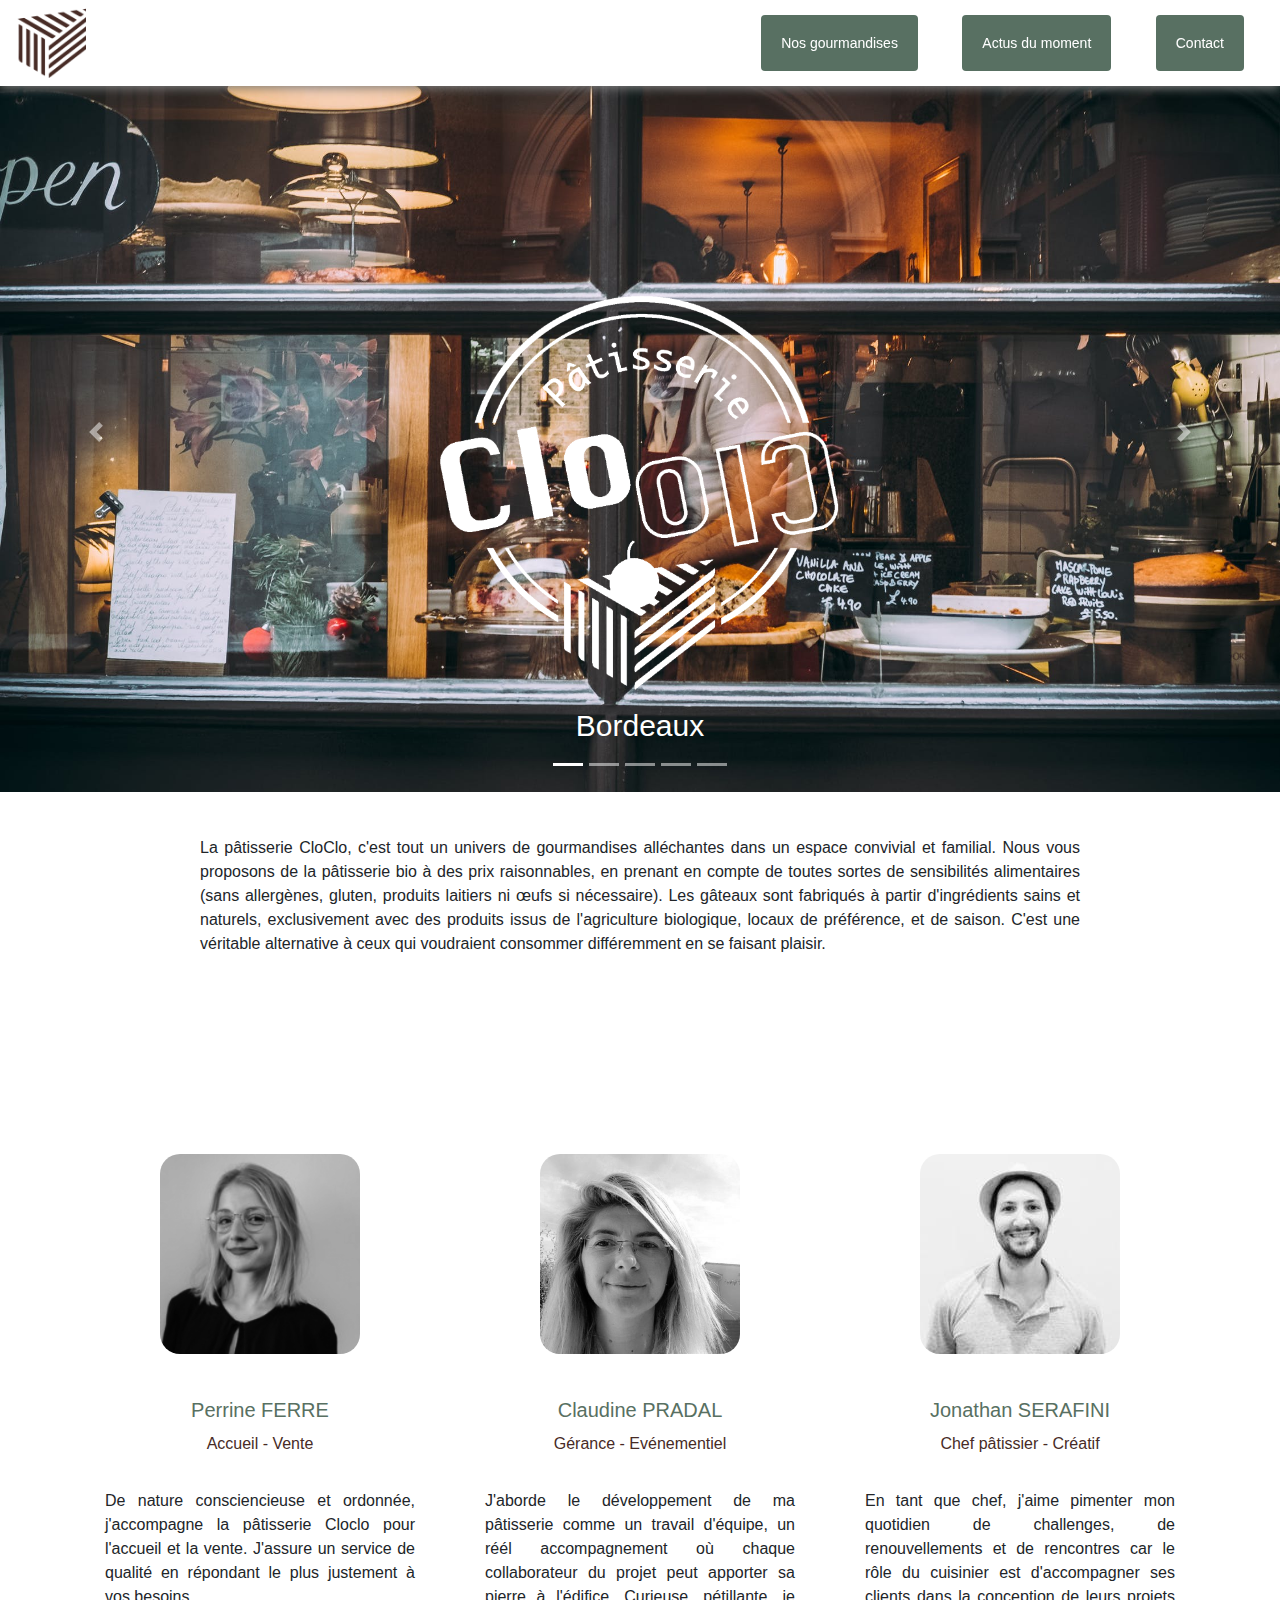
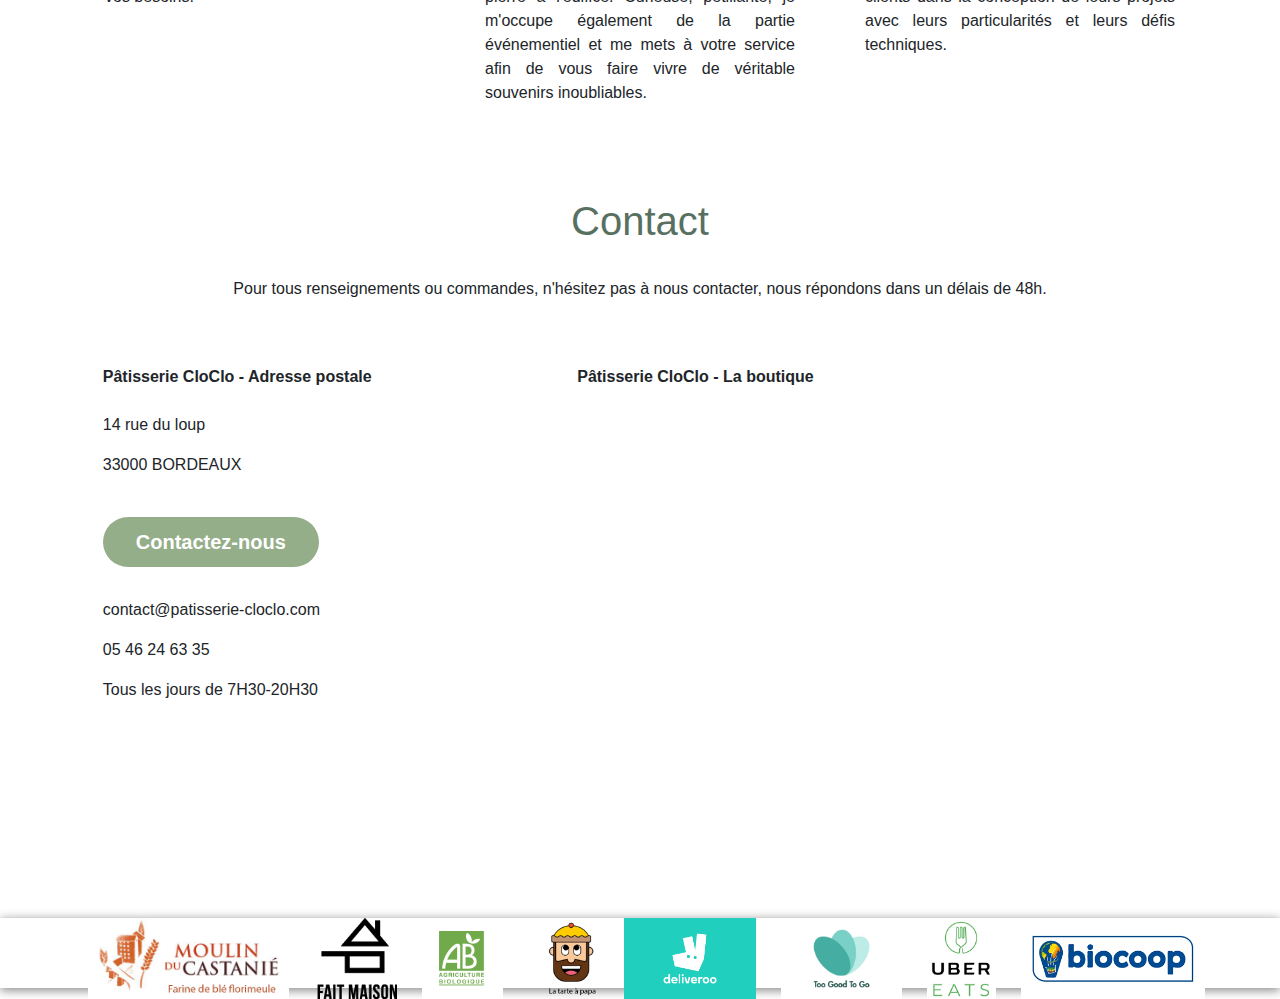
<file: index.html>
<!DOCTYPE html>
<html lang="en">

<head>

 <meta charset="UTF-8">
 <meta http-equiv="X-UA-Compatible" content="IE=edge">
 <meta name="viewport" content="width=device-width, initial-scale=1">

 <title>Pâtisserie CloClo</title>

 <link rel="stylesheet" href="https://use.fontawesome.com/releases/v5.8.1/css/all.css" integrity="sha384-50oBUHEmvpQ+1lW4y57PTFmhCaXp0ML5d60M1M7uH2+nqUivzIebhndOJK28anvf" crossorigin="anonymous">

 <link rel="stylesheet" href="https://stackpath.bootstrapcdn.com/bootstrap/4.3.1/css/bootstrap.min.css" integrity="sha384-ggOyR0iXCbMQv3Xipma34MD+dH/1fQ784/j6cY/iJTQUOhcWr7x9JvoRxT2MZw1T" crossorigin="anonymous">

 <link rel="stylesheet" href="Style.css">

</head>

<body>

<div id="Maison"></div>
<div class="navbar">

  <a class="logo" href ="#Maison">
    <img src="Logos/part gateau.png" alt="logo">
  </a>

  <div class="menu">
    <a href="Gourmandises.html" class="link">Nos gourmandises</a>
    <a href="actu.html" class="link">Actus du moment</a>
    <a href="#Contact" class="link">Contact</a>
  </div>

</div>

<br>
<br>
<br>

<div class="bd-example">

  <div id="carouselExampleCaptions" class="carousel slide" data-ride="carousel">
    <ol class="carousel-indicators">
      <li data-target="#carouselExampleCaptions" data-slide-to="0" class="active"></li>
      <li data-target="#carouselExampleCaptions" data-slide-to="1"></li>
      <li data-target="#carouselExampleCaptions" data-slide-to="2"></li>
      <li data-target="#carouselExampleCaptions" data-slide-to="3"></li>
      <li data-target="#carouselExampleCaptions" data-slide-to="4"></li>
    </ol>

    <div class="carousel-inner">

      <div class="carousel-item active">
        <img src="Images/Ext shop dark.jpeg" class="d-block w-100 img-carousel" alt="Vitrine">
        <div class="carousel-caption d-none d-md-block">
          <img src="Logos/Logoblanc.png" class="big-logo" alt="Logo blanc">
          <h4>Bordeaux</h4>
        </div>
      </div>

      <div class="carousel-item">
        <img src="Images/tarte abricot.jpg" class="d-block w-100 img-carousel" alt="Tarte abricot">
        <div class="carousel-caption d-none d-md-block impatients-text">
         <h2>Des gourmandises toute l'année! Petit coup d'oeil sur notre vitrine.</h2>
       </div>
       <div class="carousel-caption d-none d-md-block gourmandises-clic">
         <a href="Gourmandises.html">
           <button type="button" class="btn btn-secondary btn-lg">Nos gourmandises</button>
         </a>
       </div>
      </div>

     <div class="carousel-item">
      <img src="Images/gateau noel1.jpg" class="d-block w-100 img-carousel" alt="Gâteau noël">
      <div class="carousel-caption d-none d-md-block actus-clic">
       <a href="actu.html">
         <button type="button" class="btn btn-secondary btn-lg">Actus du moment</button>
       </a>
     </div>
     <div class="carousel-caption d-none d-md-block christmas-text">
       <h2>Noêl approche à grands pas! Découvrez vite notre sélection dans les "actus du moment".</h2>
     </div>
    </div>

   <div class="carousel-item">
    <img src="Images/presentation comptoir.jpg" class="d-block w-100 img-carousel" alt="Présentation">
    <div class="carousel-caption d-none d-md-block contact-clic">
     <a href="#Contact">
       <button type="button" class="btn btn-secondary btn-lg">Contact</button>
     </a>
   </div>
   <div class="carousel-caption d-none d-md-block events-text">
    <h2>Nous adaptons nos gourmandises pour chacun de vos évènements! N'hésitez pas à nous contacter pour passer commande. </h2>
  </div>
</div>

<div class="carousel-item">
  <img src="Images/vegan cake.jpg" class="d-block w-100 img-carousel" alt="Gateaux vegan">
  <div class="carousel-caption d-none d-md-block vegan-text">
    <h2>Nous proposons également des produits vegan, sans gluten...Venez nous rendre visite pour plus d'informations. </h2>
  </div>
</div>
</div>

<a class="carousel-control-prev" href="#carouselExampleCaptions" role="button" data-slide="prev">
  <span class="carousel-control-prev-icon" aria-hidden="true"></span>
  <span class="sr-only">Previous</span>
</a>
<a class="carousel-control-next" href="#carouselExampleCaptions" role="button" data-slide="next">
  <span class="carousel-control-next-icon" aria-hidden="true"></span>
  <span class="sr-only">Next</span>
</a>
</div>
</div>

<br>

<div class="def-pat">
  <p>La pâtisserie CloClo, c'est tout un univers de gourmandises alléchantes dans un espace convivial et familial. Nous vous proposons de la pâtisserie bio à des prix raisonnables, en prenant en compte de toutes sortes de sensibilités alimentaires (sans allergènes, gluten, produits laitiers ni œufs si nécessaire). Les gâteaux sont fabriqués à partir d'ingrédients sains et naturels, exclusivement avec des produits issus de l'agriculture biologique, locaux de préférence, et de saison. C'est une véritable alternative à ceux qui voudraient consommer différemment en se faisant plaisir.</p>
</div>
<br>

<div id="Notre équipe"></div>

<div class="team-space">
<br>
  <h1>Notre équipe</h1>

  <br>
  <br>

  <div class="container m-auto">
   <div class="row">
    <div class="col-12 col-md-4">
      <div class="card">
       <img src="Images/Perrine.png" class="card-img-top image-cap" alt="Photo perrine">
       <br>
       <div class="card-body">
        <h5 class="card-title">Perrine FERRE</h5>
        <h6 class="card-title">Accueil - Vente</h6>
        <br>
        <p class="card-text parcours-style">De nature consciencieuse et ordonnée, j'accompagne la pâtisserie Cloclo pour l'accueil et la vente. J'assure un service de qualité en répondant le plus justement à vos besoins.</p>
      </div>
    </div>
  </div>

  <div class="col-12 col-md-4">
    <div class="card">
     <img src="Images/claudine.png" class="card-img-top image-cap" alt="Photo Claudine">
     <br>
     <div class="card-body">
      <h5 class="card-title">Claudine PRADAL</h5>
      <h6 class="card-title">Gérance - Evénementiel</h6>
      <br>
      <p class="card-text parcours-style">J'aborde le développement de ma pâtisserie comme un travail d'équipe, un réél accompagnement où chaque collaborateur du projet peut apporter sa pierre à l'édifice. Curieuse, pétillante, je m'occupe également de la partie événementiel et me mets à votre service afin de vous faire vivre de véritable souvenirs inoubliables.</p>
    </div>
  </div>
</div>

<div class="col-sm-4">
  <div class="card">
   <img src="Images/Jonathan.jpg" class="card-img-top image-cap" alt="Photo Jonathan">
   <br>
   <div class="card-body">
    <h5 class="card-title">Jonathan SERAFINI</h5>
    <h6 class="card-title">Chef pâtissier - Créatif</h6>
    <br>
    <p class="card-text parcours-style">En tant que chef, j'aime pimenter mon quotidien de challenges, de renouvellements et de rencontres car le rôle du cuisinier est d'accompagner ses clients dans la conception de leurs projets avec leurs particularités et leurs défis techniques.</p>
  </div>
</div>
</div>
</div>
</div>

<br>
<br>

</div>

<div id="Contact"></div>

<div class="container-contact">
  <br>
  <h1>Contact</h1>
  <br>
  <p>Pour tous renseignements ou commandes, n'hésitez pas à nous contacter, nous répondons dans un délais de 48h.</p>
  <br>
  <br>


  <div class="contact-card"> 
    <div class="left-card-contact">
      <b>Pâtisserie CloClo - Adresse postale</b>
      <br>
      <br>
      <p>14 rue du loup</p>
      <p>33000 BORDEAUX</p>
      <br>
      <p>
        <a class="typeform-share button" href="https://chariver.typeform.com/to/Av5mDS" data-mode="popup" style="display:inline-block;text-decoration:none;background-color:#94AE89;color:white;cursor:pointer;font-family:Helvetica,Arial,sans-serif;font-size:20px;line-height:50px;text-align:center;margin:0;height:50px;padding:0px 33px;border-radius:25px;max-width:100%;white-space:nowrap;overflow:hidden;text-overflow:ellipsis;font-weight:bold;-webkit-font-smoothing:antialiased;-moz-osx-font-smoothing:grayscale;" target="_blank">Contactez-nous </a> <script> (function() { var qs,js,q,s,d=document, gi=d.getElementById, ce=d.createElement, gt=d.getElementsByTagName, id="typef_orm_share", b="https://embed.typeform.com/"; if(!gi.call(d,id)){ js=ce.call(d,"script"); js.id=id; js.src=b+"embed.js"; q=gt.call(d,"script")[0]; q.parentNode.insertBefore(js,q) } })() </script>
        <br>
        <br>
        <i class="fas fa-envelope"></i>
        contact@patisserie-cloclo.com
      </p>
      <p>
        <i class="fas fa-phone"></i>
        05 46 24 63 35
      </p>
      <p>
        <i class="fas fa-clock"></i>
        Tous les jours de 7H30-20H30
      </p>
    </div>

    <div class="right-card-contact">
      <b>Pâtisserie CloClo - La boutique</b>
      <br>
      <br>
      <iframe src="https://www.google.com/maps/embed?pb=!1m18!1m12!1m3!1d2829.196445881859!2d-0.5745207844634119!3d44.837932579098606!2m3!1f0!2f0!3f0!3m2!1i1024!2i768!4f13.1!3m3!1m2!1s0xd5527cf9af55899%3A0xfeb9dad322464856!2s14%20Rue%20du%20Loup%2C%2033000%20Bordeaux!5e0!3m2!1sfr!2sfr!4v1574173214980!5m2!1sfr!2sfr" width="600" height="450" frameborder="0" style="border:0;" allowfullscreen=""></iframe>
    </div>
  </div>
</div>
 <br>
 <br>
<div class="footer">

  <div class="contenair-footer">

   <div class="footer-links">
     <a href="https://www.facebook.com/">
     <i class="fab fa-facebook-f icones-reseaux"></i>
     </a>
     <a href="https://www.instagram.com/">
     <i class="fab fa-instagram icones-reseaux"></i>
     </a>
     <a href="https://twitter.com/">
     <i class="fab fa-twitter icones-reseaux"></i>
    </a>
   </div>

   <div class="footer-logos">
     <img class="logos-size" src="Logos/moulin de castanie.png" alt="logo mdca">
     </a>
     <img class="logos-size" src="Logos/fait maison.png" alt="logo fait maison">
     </a>
     <img class="logos-size" src="Logos/label-ab.png" alt="logo ab">
     <a href="https://www.florimeule.fr/" target="_blank">
   </div>

   <div class="footer-partners">
     <a href="https://latarteapapa.com/" target="_blank">
     <img class="logos-size" src="Logos/la tarte a papa.png" alt="logo tarte à papa">
     </a>
     <a href="https://deliveroo.fr/" target="_blank">
     <img class="logos-size" src="Logos/new-logo-deliveroo.gif" alt="logo deliveroo">
     </a>
     <a href="https://toogoodtogo.fr/fr" target="_blank">
     <img class="logos-size" src="Logos/too good to go.jpg" alt="logo tgtg">
     </a>
     <a href="https://www.uber.com/" target="_blank">
     <img class="logos-size" src="Logos/uber eats.png" alt="logo uber">
     </a>
     <a href="https://www.biocoop.fr/" target="_blank">
     <img class="logos-size" src="Logos/biocoop fond blanc.png" alt="logo biocoop">
     </a>

   </div>
  </div>
</div>


<script src="https://code.jquery.com/jquery-3.3.1.slim.min.js" integrity="sha384-q8i/X+965DzO0rT7abK41JStQIAqVgRVzpbzo5smXKp4YfRvH+8abtTE1Pi6jizo" crossorigin="anonymous"></script>
<script src="https://cdnjs.cloudflare.com/ajax/libs/popper.js/1.14.7/umd/popper.min.js" integrity="sha384-UO2eT0CpHqdSJQ6hJty5KVphtPhzWj9WO1clHTMGa3JDZwrnQq4sF86dIHNDz0W1" crossorigin="anonymous"></script>
<script src="https://stackpath.bootstrapcdn.com/bootstrap/4.3.1/js/bootstrap.min.js" integrity="sha384-JjSmVgyd0p3pXB1rRibZUAYoIIy6OrQ6VrjIEaFf/nJGzIxFDsf4x0xIM+B07jRM" crossorigin="anonymous"></script>
</body>
</html>
</file>
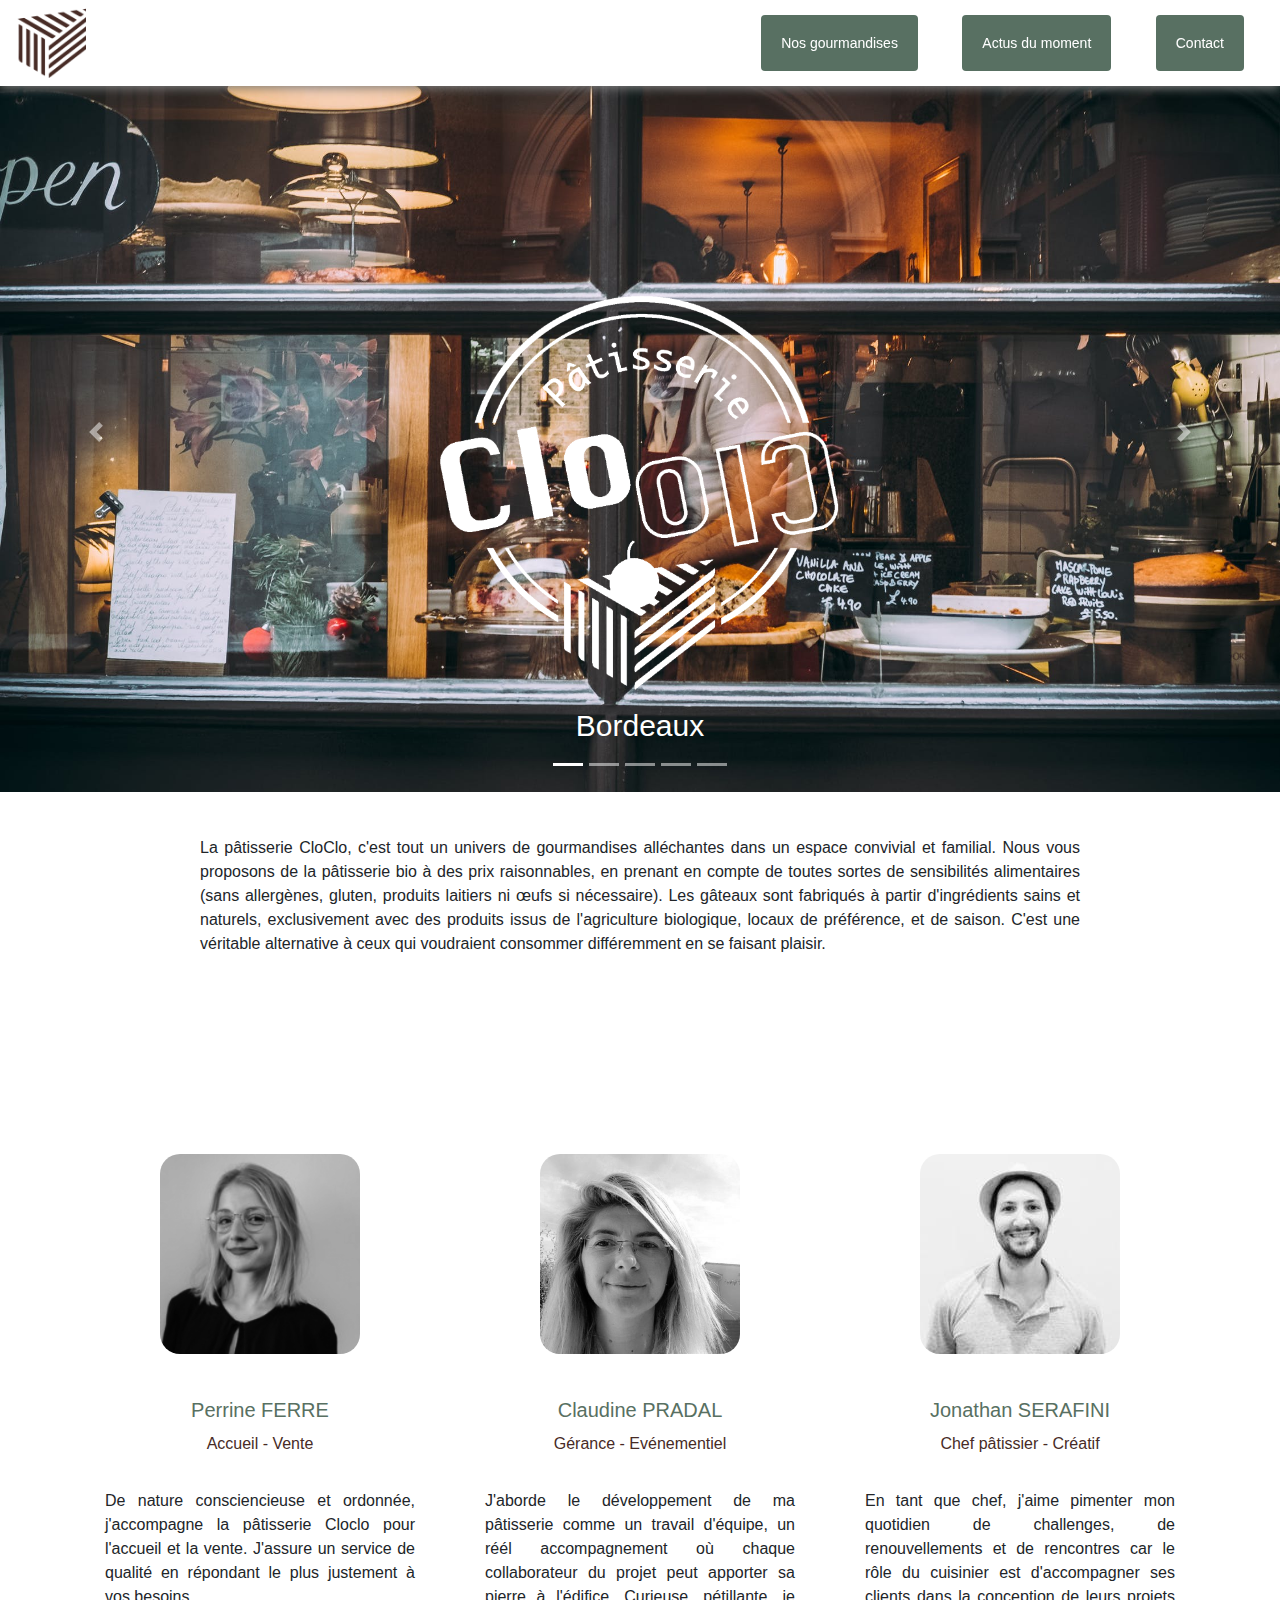
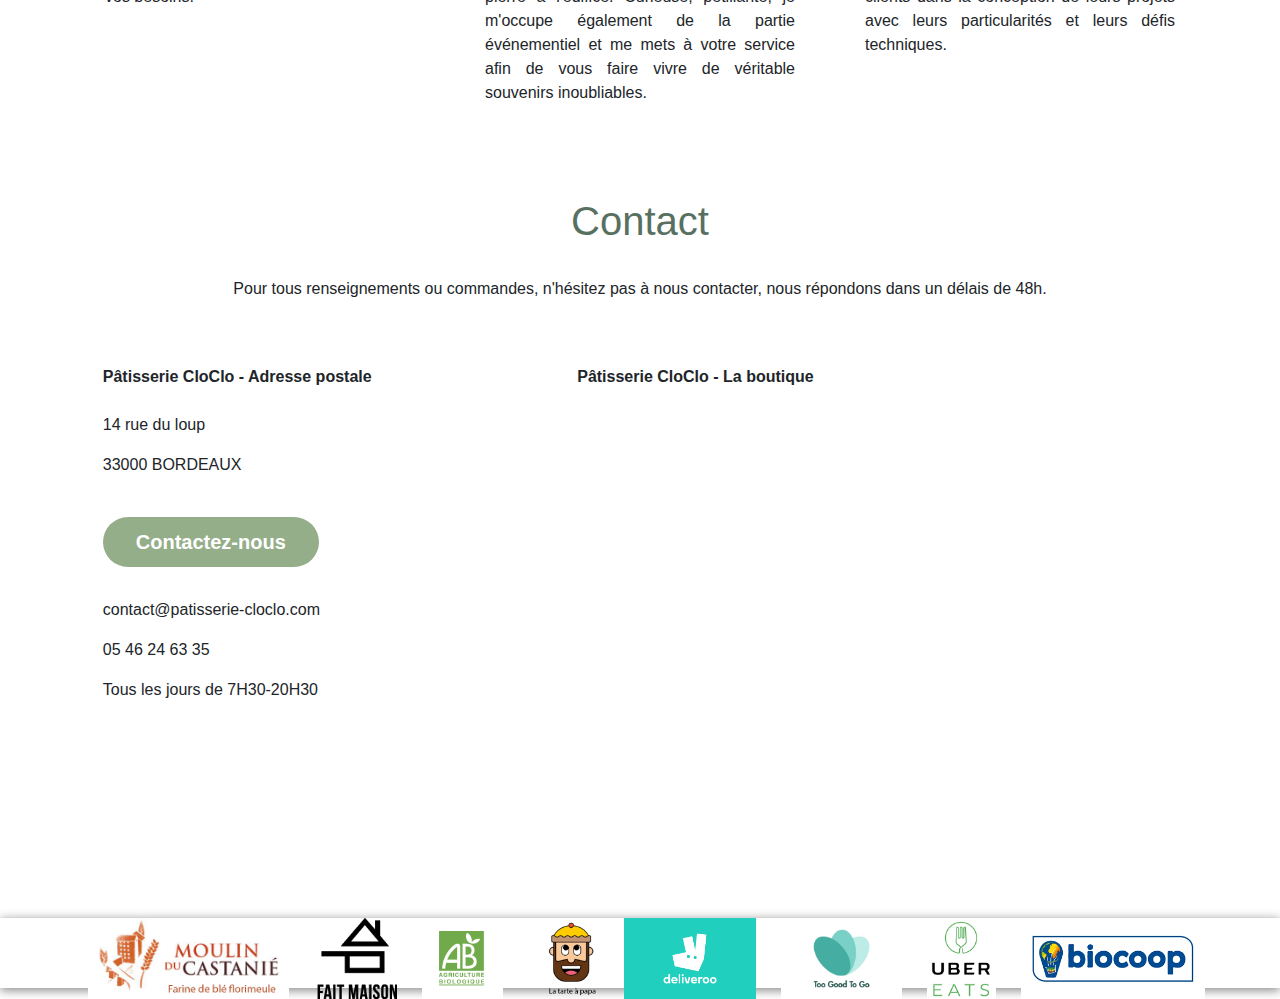
<file: Index.html>
<!DOCTYPE html>
<html lang="en">

<head>

 <meta charset="UTF-8">
 <meta http-equiv="X-UA-Compatible" content="IE=edge">
 <meta name="viewport" content="width=device-width, initial-scale=1">

 <title>Pâtisserie CloClo</title>

 <link rel="stylesheet" href="https://use.fontawesome.com/releases/v5.8.1/css/all.css" integrity="sha384-50oBUHEmvpQ+1lW4y57PTFmhCaXp0ML5d60M1M7uH2+nqUivzIebhndOJK28anvf" crossorigin="anonymous">

 <link rel="stylesheet" href="https://stackpath.bootstrapcdn.com/bootstrap/4.3.1/css/bootstrap.min.css" integrity="sha384-ggOyR0iXCbMQv3Xipma34MD+dH/1fQ784/j6cY/iJTQUOhcWr7x9JvoRxT2MZw1T" crossorigin="anonymous">

 <link rel="stylesheet" href="Style.css">

</head>

<body>

<div id="Maison"></div>
<div class="navbar">

  <a class="logo" href ="#Maison">
    <img src="Logos/part gateau.png" alt="logo">
  </a>

  <div class="menu">
    <a href="Gourmandises.html" class="link">Nos gourmandises</a>
    <a href="actu.html" class="link">Actus du moment</a>
    <a href="#Contact" class="link">Contact</a>
  </div>

</div>

<br>
<br>
<br>

<div class="bd-example">

  <div id="carouselExampleCaptions" class="carousel slide" data-ride="carousel">
    <ol class="carousel-indicators">
      <li data-target="#carouselExampleCaptions" data-slide-to="0" class="active"></li>
      <li data-target="#carouselExampleCaptions" data-slide-to="1"></li>
      <li data-target="#carouselExampleCaptions" data-slide-to="2"></li>
      <li data-target="#carouselExampleCaptions" data-slide-to="3"></li>
      <li data-target="#carouselExampleCaptions" data-slide-to="4"></li>
    </ol>

    <div class="carousel-inner">

      <div class="carousel-item active">
        <img src="Images/Ext shop dark.jpeg" class="d-block w-100 img-carousel" alt="Vitrine">
        <div class="carousel-caption d-none d-md-block">
          <img src="Logos/Logoblanc.png" class="big-logo" alt="Logo blanc">
          <h4>Bordeaux</h4>
        </div>
      </div>

      <div class="carousel-item">
        <img src="Images/tarte abricot.jpg" class="d-block w-100 img-carousel" alt="Tarte abricot">
        <div class="carousel-caption d-none d-md-block impatients-text">
         <h2>Des gourmandises toute l'année! Petit coup d'oeil sur notre vitrine.</h2>
       </div>
       <div class="carousel-caption d-none d-md-block gourmandises-clic">
         <a href="Gourmandises.html">
           <button type="button" class="btn btn-secondary btn-lg">Nos gourmandises</button>
         </a>
       </div>
      </div>

     <div class="carousel-item">
      <img src="Images/gateau noel1.jpg" class="d-block w-100 img-carousel" alt="Gâteau noël">
      <div class="carousel-caption d-none d-md-block actus-clic">
       <a href="actu.html">
         <button type="button" class="btn btn-secondary btn-lg">Actus du moment</button>
       </a>
     </div>
     <div class="carousel-caption d-none d-md-block christmas-text">
       <h2>Noêl approche à grands pas! Découvrez vite notre sélection dans les "actus du moment".</h2>
     </div>
    </div>

   <div class="carousel-item">
    <img src="Images/presentation comptoir.jpg" class="d-block w-100 img-carousel" alt="Présentation">
    <div class="carousel-caption d-none d-md-block contact-clic">
     <a href="#Contact">
       <button type="button" class="btn btn-secondary btn-lg">Contact</button>
     </a>
   </div>
   <div class="carousel-caption d-none d-md-block events-text">
    <h2>Nous adaptons nos gourmandises pour chacun de vos évènements! N'hésitez pas à nous contacter pour passer commande. </h2>
  </div>
</div>

<div class="carousel-item">
  <img src="Images/vegan cake.jpg" class="d-block w-100 img-carousel" alt="Gateaux vegan">
  <div class="carousel-caption d-none d-md-block vegan-text">
    <h2>Nous proposons également des produits vegan, sans gluten...Venez nous rendre visite pour plus d'informations. </h2>
  </div>
</div>
</div>

<a class="carousel-control-prev" href="#carouselExampleCaptions" role="button" data-slide="prev">
  <span class="carousel-control-prev-icon" aria-hidden="true"></span>
  <span class="sr-only">Previous</span>
</a>
<a class="carousel-control-next" href="#carouselExampleCaptions" role="button" data-slide="next">
  <span class="carousel-control-next-icon" aria-hidden="true"></span>
  <span class="sr-only">Next</span>
</a>
</div>
</div>

<br>

<div class="def-pat">
  <p>La pâtisserie CloClo, c'est tout un univers de gourmandises alléchantes dans un espace convivial et familial. Nous vous proposons de la pâtisserie bio à des prix raisonnables, en prenant en compte de toutes sortes de sensibilités alimentaires (sans allergènes, gluten, produits laitiers ni œufs si nécessaire). Les gâteaux sont fabriqués à partir d'ingrédients sains et naturels, exclusivement avec des produits issus de l'agriculture biologique, locaux de préférence, et de saison. C'est une véritable alternative à ceux qui voudraient consommer différemment en se faisant plaisir.</p>
</div>
<br>

<div id="Notre équipe"></div>

<div class="team-space">
<br>
  <h1>Notre équipe</h1>

  <br>
  <br>

  <div class="container m-auto">
   <div class="row">
    <div class="col-12 col-md-4">
      <div class="card">
       <img src="Images/Perrine.png" class="card-img-top image-cap" alt="Photo perrine">
       <br>
       <div class="card-body">
        <h5 class="card-title">Perrine FERRE</h5>
        <h6 class="card-title">Accueil - Vente</h6>
        <br>
        <p class="card-text parcours-style">De nature consciencieuse et ordonnée, j'accompagne la pâtisserie Cloclo pour l'accueil et la vente. J'assure un service de qualité en répondant le plus justement à vos besoins.</p>
      </div>
    </div>
  </div>

  <div class="col-12 col-md-4">
    <div class="card">
     <img src="Images/claudine.png" class="card-img-top image-cap" alt="Photo Claudine">
     <br>
     <div class="card-body">
      <h5 class="card-title">Claudine PRADAL</h5>
      <h6 class="card-title">Gérance - Evénementiel</h6>
      <br>
      <p class="card-text parcours-style">J'aborde le développement de ma pâtisserie comme un travail d'équipe, un réél accompagnement où chaque collaborateur du projet peut apporter sa pierre à l'édifice. Curieuse, pétillante, je m'occupe également de la partie événementiel et me mets à votre service afin de vous faire vivre de véritable souvenirs inoubliables.</p>
    </div>
  </div>
</div>

<div class="col-sm-4">
  <div class="card">
   <img src="Images/Jonathan.jpg" class="card-img-top image-cap" alt="Photo Jonathan">
   <br>
   <div class="card-body">
    <h5 class="card-title">Jonathan SERAFINI</h5>
    <h6 class="card-title">Chef pâtissier - Créatif</h6>
    <br>
    <p class="card-text parcours-style">En tant que chef, j'aime pimenter mon quotidien de challenges, de renouvellements et de rencontres car le rôle du cuisinier est d'accompagner ses clients dans la conception de leurs projets avec leurs particularités et leurs défis techniques.</p>
  </div>
</div>
</div>
</div>
</div>

<br>
<br>

</div>

<div id="Contact"></div>

<div class="container-contact">
  <br>
  <h1>Contact</h1>
  <br>
  <p>Pour tous renseignements ou commandes, n'hésitez pas à nous contacter, nous répondons dans un délais de 48h.</p>
  <br>
  <br>


  <div class="contact-card"> 
    <div class="left-card-contact">
      <b>Pâtisserie CloClo - Adresse postale</b>
      <br>
      <br>
      <p>14 rue du loup</p>
      <p>33000 BORDEAUX</p>
      <br>
      <p>
        <a class="typeform-share button" href="https://chariver.typeform.com/to/Av5mDS" data-mode="popup" style="display:inline-block;text-decoration:none;background-color:#94AE89;color:white;cursor:pointer;font-family:Helvetica,Arial,sans-serif;font-size:20px;line-height:50px;text-align:center;margin:0;height:50px;padding:0px 33px;border-radius:25px;max-width:100%;white-space:nowrap;overflow:hidden;text-overflow:ellipsis;font-weight:bold;-webkit-font-smoothing:antialiased;-moz-osx-font-smoothing:grayscale;" target="_blank">Contactez-nous </a> <script> (function() { var qs,js,q,s,d=document, gi=d.getElementById, ce=d.createElement, gt=d.getElementsByTagName, id="typef_orm_share", b="https://embed.typeform.com/"; if(!gi.call(d,id)){ js=ce.call(d,"script"); js.id=id; js.src=b+"embed.js"; q=gt.call(d,"script")[0]; q.parentNode.insertBefore(js,q) } })() </script>
        <br>
        <br>
        <i class="fas fa-envelope"></i>
        contact@patisserie-cloclo.com
      </p>
      <p>
        <i class="fas fa-phone"></i>
        05 46 24 63 35
      </p>
      <p>
        <i class="fas fa-clock"></i>
        Tous les jours de 7H30-20H30
      </p>
    </div>

    <div class="right-card-contact">
      <b>Pâtisserie CloClo - La boutique</b>
      <br>
      <br>
      <iframe src="https://www.google.com/maps/embed?pb=!1m18!1m12!1m3!1d2829.196445881859!2d-0.5745207844634119!3d44.837932579098606!2m3!1f0!2f0!3f0!3m2!1i1024!2i768!4f13.1!3m3!1m2!1s0xd5527cf9af55899%3A0xfeb9dad322464856!2s14%20Rue%20du%20Loup%2C%2033000%20Bordeaux!5e0!3m2!1sfr!2sfr!4v1574173214980!5m2!1sfr!2sfr" width="600" height="450" frameborder="0" style="border:0;" allowfullscreen=""></iframe>
    </div>
  </div>
</div>
 <br>
 <br>
<div class="footer">

  <div class="contenair-footer">

   <div class="footer-links">
     <a href="https://www.facebook.com/">
     <i class="fab fa-facebook-f icones-reseaux"></i>
     </a>
     <a href="https://www.instagram.com/">
     <i class="fab fa-instagram icones-reseaux"></i>
     </a>
     <a href="https://twitter.com/">
     <i class="fab fa-twitter icones-reseaux"></i>
    </a>
   </div>

   <div class="footer-logos">
     <img class="logos-size" src="Logos/moulin de castanie.png" alt="logo mdca">
     </a>
     <img class="logos-size" src="Logos/fait maison.png" alt="logo fait maison">
     </a>
     <img class="logos-size" src="Logos/label-ab.png" alt="logo ab">
     <a href="https://www.florimeule.fr/" target="_blank">
   </div>

   <div class="footer-partners">
     <a href="https://latarteapapa.com/" target="_blank">
     <img class="logos-size" src="Logos/la tarte a papa.png" alt="logo tarte à papa">
     </a>
     <a href="https://deliveroo.fr/" target="_blank">
     <img class="logos-size" src="Logos/new-logo-deliveroo.gif" alt="logo deliveroo">
     </a>
     <a href="https://toogoodtogo.fr/fr" target="_blank">
     <img class="logos-size" src="Logos/too good to go.jpg" alt="logo tgtg">
     </a>
     <a href="https://www.uber.com/" target="_blank">
     <img class="logos-size" src="Logos/uber eats.png" alt="logo uber">
     </a>
     <a href="https://www.biocoop.fr/" target="_blank">
     <img class="logos-size" src="Logos/biocoop fond blanc.png" alt="logo biocoop">
     </a>

   </div>
  </div>
</div>


<script src="https://code.jquery.com/jquery-3.3.1.slim.min.js" integrity="sha384-q8i/X+965DzO0rT7abK41JStQIAqVgRVzpbzo5smXKp4YfRvH+8abtTE1Pi6jizo" crossorigin="anonymous"></script>
<script src="https://cdnjs.cloudflare.com/ajax/libs/popper.js/1.14.7/umd/popper.min.js" integrity="sha384-UO2eT0CpHqdSJQ6hJty5KVphtPhzWj9WO1clHTMGa3JDZwrnQq4sF86dIHNDz0W1" crossorigin="anonymous"></script>
<script src="https://stackpath.bootstrapcdn.com/bootstrap/4.3.1/js/bootstrap.min.js" integrity="sha384-JjSmVgyd0p3pXB1rRibZUAYoIIy6OrQ6VrjIEaFf/nJGzIxFDsf4x0xIM+B07jRM" crossorigin="anonymous"></script>
</body>
</html>
</file>
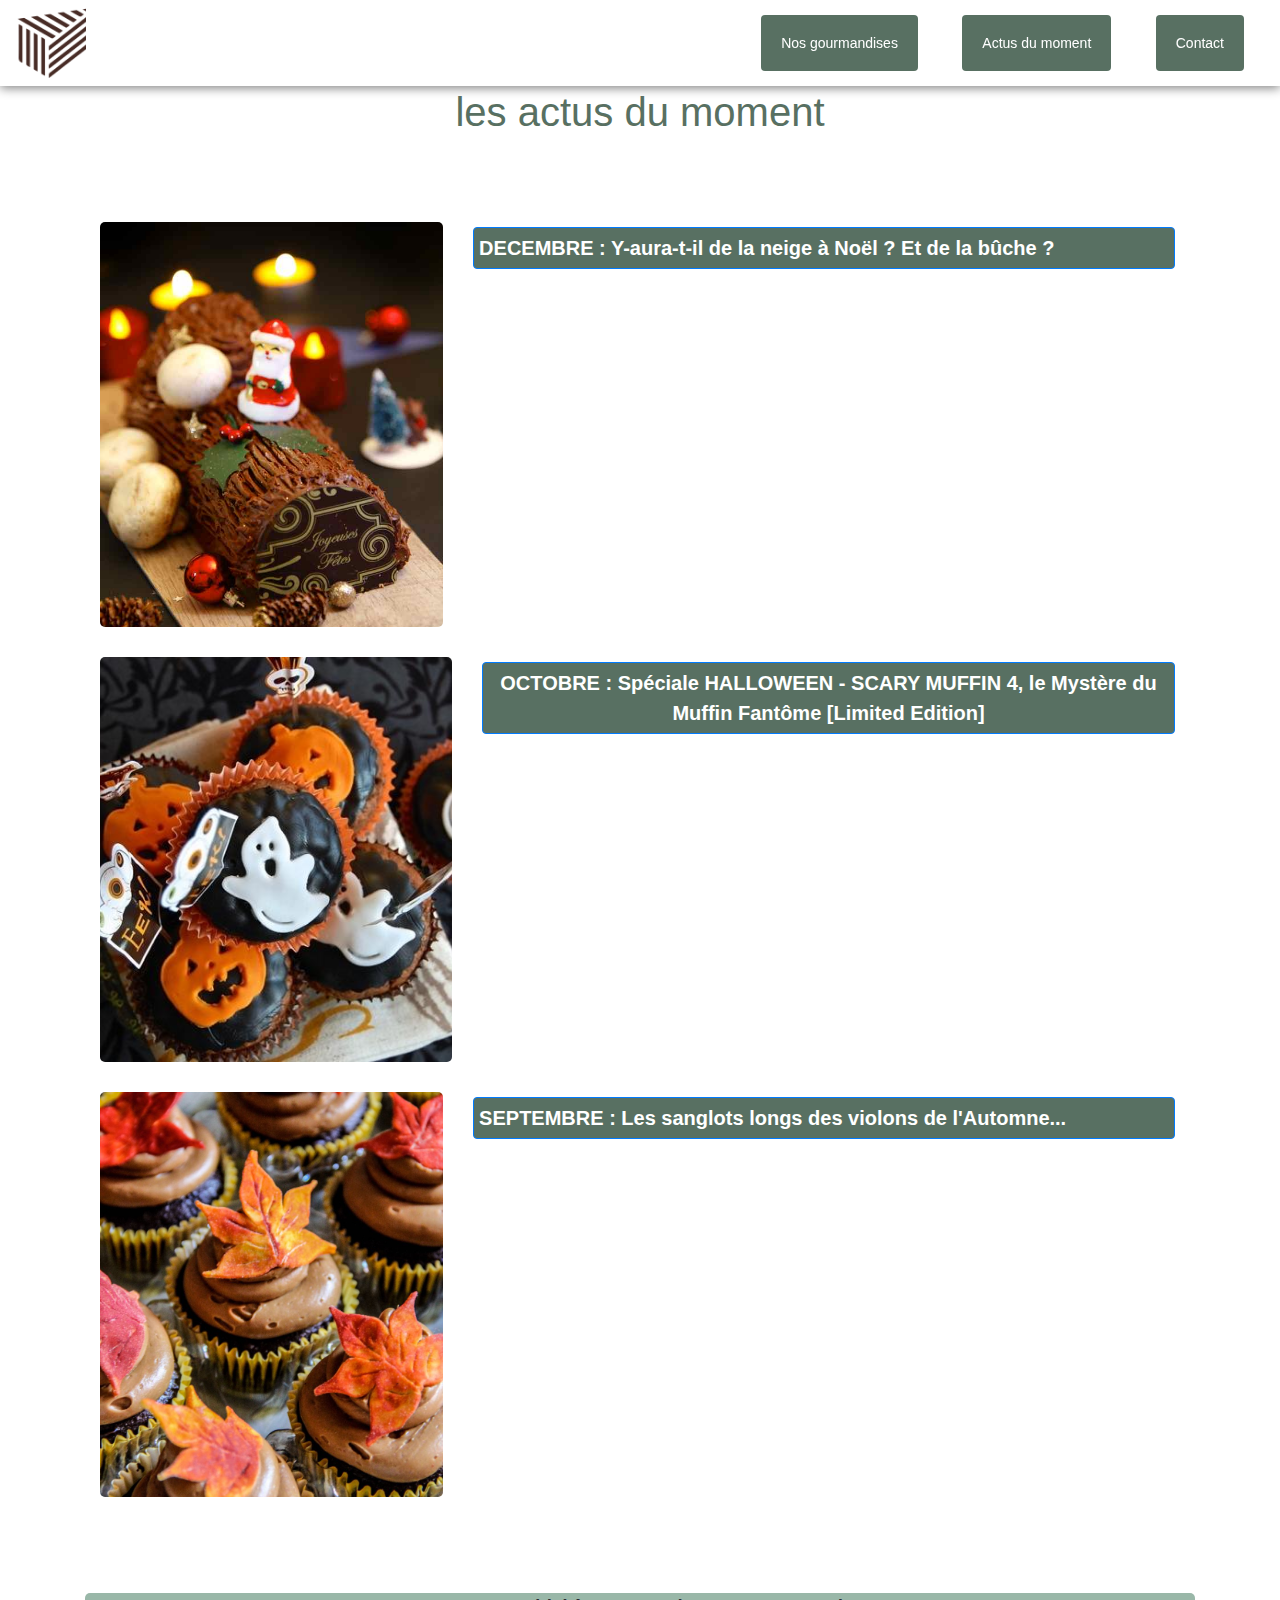
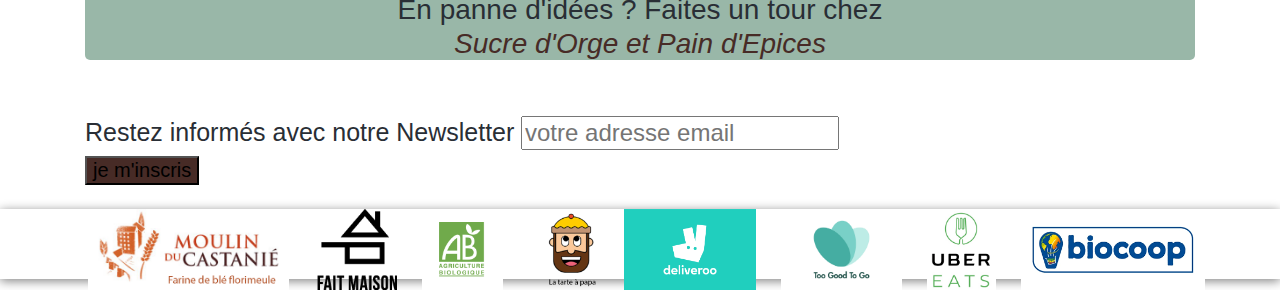
<file: actu.html>
<!DOCTYPE html>
<html>
<head>

	<meta charset="UTF-8">
	<meta http-equiv="X-UA-Compatible" content="IE=edge">
	<meta name="viewport" content="width=device-width, initial-scale=1">

<title>Actus du Moment</title>

	<link rel="stylesheet" href="https://use.fontawesome.com/releases/v5.8.1/css/all.css" integrity="sha384-50oBUHEmvpQ+1lW4y57PTFmhCaXp0ML5d60M1M7uH2+nqUivzIebhndOJK28anvf" crossorigin="anonymous">

	<link rel="stylesheet" href="https://stackpath.bootstrapcdn.com/bootstrap/4.3.1/css/bootstrap.min.css" integrity="sha384-ggOyR0iXCbMQv3Xipma34MD+dH/1fQ784/j6cY/iJTQUOhcWr7x9JvoRxT2MZw1T" crossorigin="anonymous">

	
	<link href="https://cdn-images.mailchimp.com/embedcode/horizontal-slim-10_7.css" rel="stylesheet" type="text/css">
	<style type="text/css">
		#mc_embed_signup{background:#fff; clear:left; font:14px Helvetica,Arial,sans-serif; width:100%;}
		/* Add your own Mailchimp form style overrides in your site stylesheet or in this style block.
		We recommend moving this block and the preceding CSS link to the HEAD of your HTML file. */
	</style>
	<link rel="stylesheet" href="Style.css">
</title>

</head>
<body>
	<div class="navbar">

     <a class="logo" href ="index.html">
     <img src="Logos/part gateau.png" alt="logo">
     </a>

    <div class="menu">
     <a href="Gourmandises.html" class="link">Nos gourmandises</a>
     <a href="actu.html" class="link">Actus du moment</a>
     <a href="index.html#Contact" class="link">Contact</a>
    </div>

   </div>

	<br>

	<div class="container mt-3 news">
		<br>
		<br>
		<h1>les actus du moment</h1>
		<br>
		<br>
		<audio id="noel song" src="Sound/noel song.mp3"></audio>
		<div class="container article noel-sound" onmouseover="document.getElementById('noel song').play()" onmouseout="document.getElementById('noel song').pause()" >
			<img src="Images/buche noel.jpg" style="width: 22rem;height: 45vh;object-fit: cover;border-radius: 5px">
			<div class="deroulant">
				<p>
					<a class="btn btn-primary btn btn-shape" data-toggle="collapse" href="#collapseExample2" role="button" aria-expanded="false" aria-controls="collapseExample2" style="font-size: 20px">
						DECEMBRE : Y-aura-t-il de la neige à Noël ? Et de la bûche ?  
					</a>
				</p>
				<div class="collapse" id="collapseExample2">
					<div class="card card-body space-size" style="font-size:20px">
						<b>HO HO HO ... Merry Christmas </b> 
						Décembre arrive et les Fêtes approchent ! Cette année encore nous vous proposons tout un panel de nouvelles créations de bûches pour profiter des fêtes tout en mangeant sainement, le tout en se faisant plaisir ! 
						<br>
						<b>Pensez à passer votre commande avant le 23 Décembre. 
							<br>
						OUVERTURE EXCEPTIONNELLE LE 25 DE 9H à 12H.</b>						
					</div>
				</div>
			</div>
		</div>
		<audio id="halloween song" src="Sound/halloween song.mp3"></audio>
		<div class="container article Halloween-sound" onmouseover="document.getElementById('halloween song').play()" onmouseout="document.getElementById('halloween song').pause()">
			<img src="Images/scary muffin.jpg" style="width: 22rem;height: 45vh;object-fit: cover;border-radius: 5px">
			<div class="deroulant">
				<p style="font-weight: bold">
					<a class="btn btn-primary btn btn-shape" class="scary" data-toggle="collapse" href="#collapseExample" role="button" aria-expanded="false" aria-controls="collapseExample" style="font-size: 20px">
						OCTOBRE : Spéciale HALLOWEEN - SCARY MUFFIN 4, le Mystère du Muffin Fantôme [Limited Edition]
					</a>
				</p>

				<div class="collapse" id="collapseExample">
					<div class="card card-body space-size" style="font-size:20px">
						Pour Halloween cette année nos célèbres Muffin Chocolat Fraise se déguisent eux aussi !!!
						En fantômes, en citrouilles et autres sorcières ...
						Retrouvez toute la douceur notre coulis de Fraise et Maras des bois enrobée de son biscuit chocolat fondant. De quoi faire frémir de plaisir les petits gourmands pour Halloween. Disponible du 15 Octobre au 5 Novembre. N'hésitez pas à nous contacter et commander pour vos goûters.

					</div>
				</div>
			</div>
		</div>
		<audio id="automne" src="Sound/automne.mp3"></audio>
		<div class="container article fall-sound" onmouseover="document.getElementById('automne').play()" onmouseout="document.getElementById('automne').pause() ">
			<img src="Images/cupcake ete indien.jpg" style="width: 22rem;height: 45vh;object-fit: cover;border-radius: 5px">
			<div class="deroulant">
				<p>
					<a class="btn btn-primary btn btn-shape" data-toggle="collapse" href="#collapseExample3" role="button" aria-expanded="false" aria-controls="collapseExample3" style="font-size: 20px">
						SEPTEMBRE : Les sanglots longs des violons de l'Automne...
					</a>
				</p>
				<div class="collapse" id="collapseExample3">
					<div class="card card-body space-size" style="font-size:20px">
						<b> Snif, l'été s'achève, la rentrée est là, la nuit tombe plus tôt, les arbres rougissent ... Nos Cupcakes aussi !							
						</b>  Retrouvez dès cette semaine nos fameux cupcakes carrottes pistaches en mode Automne. Pour nous réconforter des premiers dimanches de pluies, un bon bouquin, un thé bien chaud et un petit cupcake en prime pour nous requinquer et ça repart.
						
					</div>
				</div>
			</div>
		</div>
	</div>
	<div class="container mt-4" class="blog">
		
	<br>
	<br>
	<br>

		<h3> En panne d'idées ? Faites un tour chez
		<a href="https://sucredorgeetpaindepices.fr/blog/" target="_blank"  style="color: #472B26;font-style: italic;"><br>Sucre d'Orge et Pain d'Epices
		</a>

		<div class="box">
			<a href="https://sucredorgeetpaindepices.fr/blog/" target="_blank">
			<embed src="Images/blog.jpg" width="450" height="300"/ style="border-radius: 10px; margin-top: 25px; margin-bottom: 50px" "border-color: #292E35">
			</a>
		</div> 
	
		</h3>

	</div>
<br>
<br>

	<div class="container newsletter mt-30">

		<!-- Begin Mailchimp Signup Form -->

		<div id="mc_embed_signup" class="mail-style">
			<form action="https://gmail.us4.list-manage.com/subscribe/post?u=09d24645f42a282ad7760c7b0&amp;id=dffaed12c5" method="post" id="mc-embedded-subscribe-form" name="mc-embedded-subscribe-form" class="validate" target="_blank" novalidate>
				<div id="mc_embed_signup_scroll" class="position">
					<label for="mce-EMAIL" style="font-size: 25px; color: #292E35">Restez informés avec notre Newsletter</label>
					<input type="email" value="" name="EMAIL" class="email" id="mce-EMAIL" placeholder="votre adresse email" required>
					<!-- real people should not fill this in and expect good things - do not remove this or risk form bot signups-->
					<div style="position: absolute; left: -5000px;" aria-hidden="true">
						<input type="text" name="b_09d24645f42a282ad7760c7b0_dffaed12c5" tabindex="-1" value="" >
					</div>
					<div class="clear"><input type="submit" value="je m'inscris" name="subscribe" id="mc-embedded-subscribe" class="button" style="font-size: 20px; color: #white; background-color: #472B26">
					</div>
				</div>
			</form>
		</div>

		<!--End mc_embed_signup-->
	</div>
	
<br>
<div class="footer">

  <div class="contenair-footer">

   <div class="footer-links">
     <a href="https://www.facebook.com/">
     <i class="fab fa-facebook-f icones-reseaux"></i>
     </a>
     <a href="https://www.instagram.com/">
     <i class="fab fa-instagram icones-reseaux"></i>
     </a>
     <a href="https://twitter.com/">
     <i class="fab fa-twitter icones-reseaux"></i>
    </a>
   </div>

   <div class="footer-logos">
     <img class="logos-size" src="Logos/moulin de castanie.png" alt="logo mdca">
     </a>
     <img class="logos-size" src="Logos/fait maison.png" alt="logo fait maison">
     </a>
     <img class="logos-size" src="Logos/label-ab.png" alt="logo ab">
     <a href="https://www.florimeule.fr/" target="_blank">
   </div>

   <div class="footer-partners">
     <a href="https://latarteapapa.com/" target="_blank">
     <img class="logos-size" src="Logos/la tarte a papa.png" alt="logo tarte à papa">
     </a>
     <a href="https://deliveroo.fr/" target="_blank">
     <img class="logos-size" src="Logos/new-logo-deliveroo.gif" alt="logo deliveroo">
     </a>
     <a href="https://toogoodtogo.fr/fr" target="_blank">
     <img class="logos-size" src="Logos/too good to go.jpg" alt="logo tgtg">
     </a>
     <a href="https://www.uber.com/" target="_blank">
     <img class="logos-size" src="Logos/uber eats.png" alt="logo uber">
     </a>
     <a href="https://www.biocoop.fr/" target="_blank">
     <img class="logos-size" src="Logos/biocoop fond blanc.png" alt="logo biocoop">
     </a>

   </div>
  </div>
</div>


	<script src="https://code.jquery.com/jquery-3.3.1.slim.min.js" integrity="sha384-q8i/X+965DzO0rT7abK41JStQIAqVgRVzpbzo5smXKp4YfRvH+8abtTE1Pi6jizo" crossorigin="anonymous"></script>
	<script src="https://cdnjs.cloudflare.com/ajax/libs/popper.js/1.14.7/umd/popper.min.js" integrity="sha384-UO2eT0CpHqdSJQ6hJty5KVphtPhzWj9WO1clHTMGa3JDZwrnQq4sF86dIHNDz0W1" crossorigin="anonymous"></script>
	<script src="https://stackpath.bootstrapcdn.com/bootstrap/4.3.1/js/bootstrap.min.js" integrity="sha384-JjSmVgyd0p3pXB1rRibZUAYoIIy6OrQ6VrjIEaFf/nJGzIxFDsf4x0xIM+B07jRM" crossorigin="anonymous"></script>
	
</body>
</html>
</file>
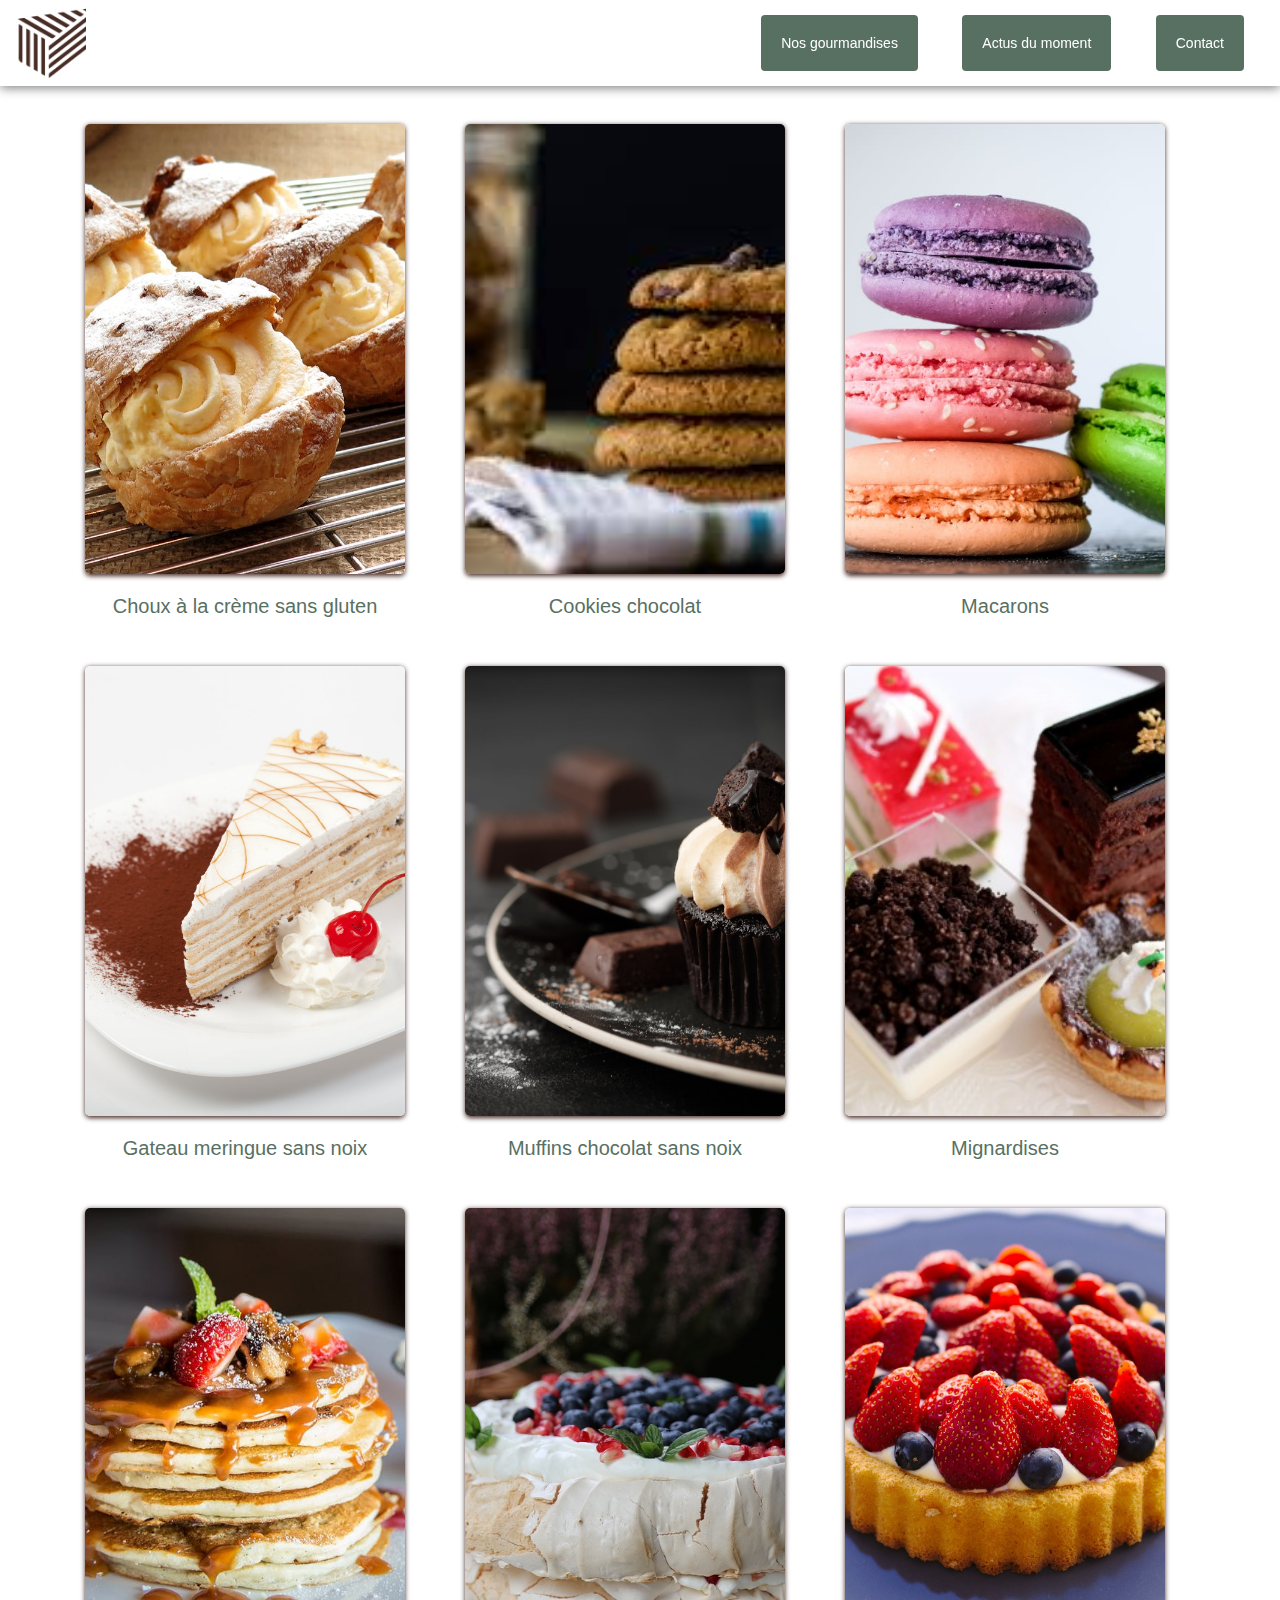
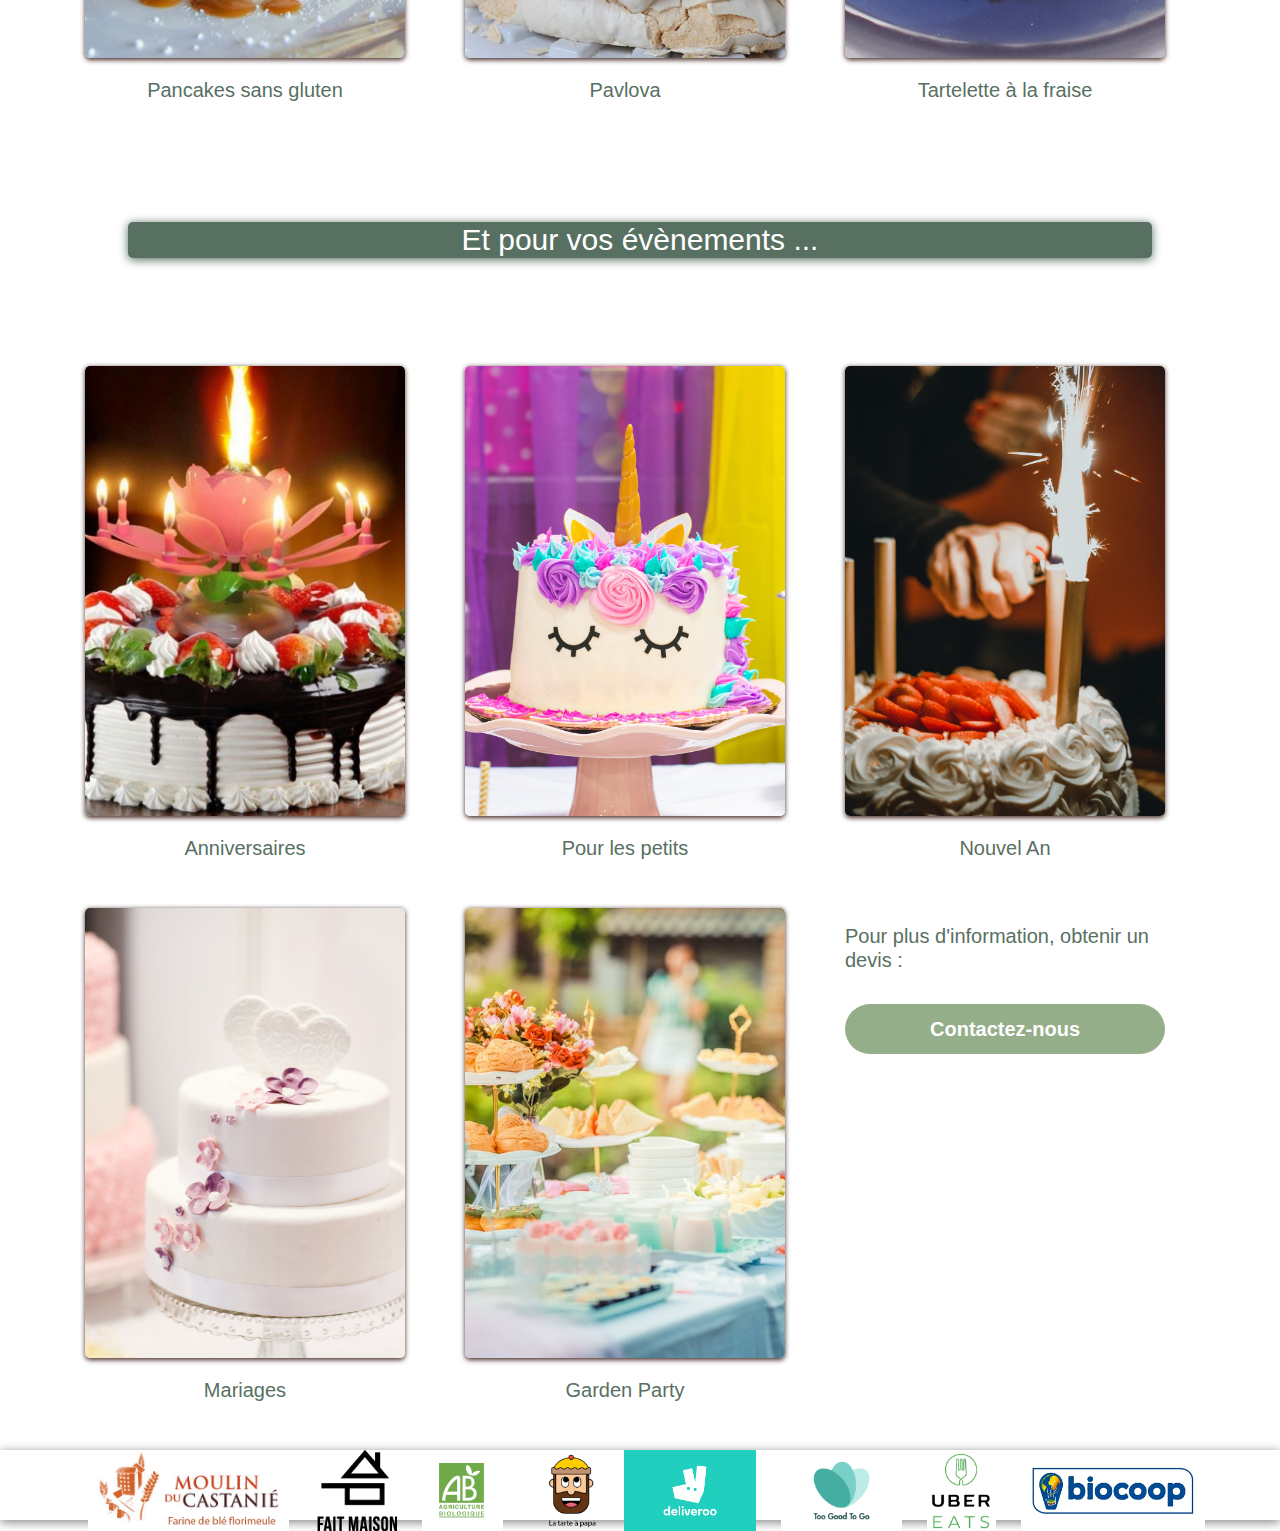
<file: Gourmandises.html>
<!DOCTYPE html>
<html>
<head>

	<meta charset="UTF-8">
	<meta http-equiv="X-UA-Compatible" content="IE=edge">
	<meta name="viewport" content="width=device-width, initial-scale=1">
	<title>Nos Gourmandises</title>

	<link rel="stylesheet" href="https://use.fontawesome.com/releases/v5.8.1/css/all.css" integrity="sha384-50oBUHEmvpQ+1lW4y57PTFmhCaXp0ML5d60M1M7uH2+nqUivzIebhndOJK28anvf" crossorigin="anonymous">
	<link rel="stylesheet" href="https://stackpath.bootstrapcdn.com/bootstrap/4.3.1/css/bootstrap.min.css" integrity="sha384-ggOyR0iXCbMQv3Xipma34MD+dH/1fQ784/j6cY/iJTQUOhcWr7x9JvoRxT2MZw1T" crossorigin="anonymous">
	<link rel="stylesheet" href="Style.css">

</head>
<body>
<div class="navbar">

  <a class="logo" href ="index.html">
    <img src="Logos/part gateau.png" alt="logo">
  </a>

  <div class="menu">
    <a href="Gourmandises.html" class="link">Nos gourmandises</a>
    <a href="actu.html" class="link">Actus du moment</a>
    <a href="index.html#Contact" class="link">Contact</a>
  </div>

</div>

	</div>
<br>
	<div class="container grille">
		<div class="row">
			<div class="col-md-4 mb-3">
				<div class="card" style="width: 20rem;">
					<img src="Images/Choux no gluten.jpeg" class="card-img-top img-height img-fit" alt="Choux no gluten">
					<div class="card-body">
						<h5 class="card-title">Choux à la crème sans gluten</h5>
					</div>		
				</div>
			</div>
			<div class="col-md-4 mb-3">
				<div class="card" style="width: 20rem;">
					<img src="Images/cookies bon.jpeg" class="card-img-top img-height img-fit" alt="cookies">
					<div class="card-body">
						<h5 class="card-title">Cookies chocolat</h5>
					</div>		
				</div>
			</div>
			<div class="col-md-4 mb-3">
				<div class="card" style="width: 20rem;">
					<img src="Images/Macarons.jpeg" class="card-img-top img-height img-fit" alt="Macarons">
					<div class="card-body">
						<h5 class="card-title">Macarons</h5>
					</div>		
				</div>
			</div>
			<div class="col-md-4 mb-3">
				<div class="card" style="width: 20rem;">
					<img src="Images/Meringue cake no nuts white.jpeg" class="card-img-top img-height img-fit" alt="Meringue cake no nuts white">
					<div class="card-body">
						<h5 class="card-title">Gateau meringue sans noix</h5>
					</div>		
				</div>
			</div>
			<div class="col-md-4 mb-3">
				<div class="card" style="width: 20rem;">
					<img src="Images/muffin choco no nuts.jpeg" class="card-img-top img-height img-fit" alt="muffins chocolat">
					<div class="card-body">
						<h5 class="card-title">Muffins chocolat sans noix</h5>
					</div>		
				</div>
			</div>
			<div class="col-md-4 mb-3">
				<div class="card" style="width: 20rem;">
					<img src="Images/mignardises2.jpg" class="card-img-top img-height img-fit" alt="Mignardises">
					<div class="card-body">
						<h5 -md-4 lass="card-title">Mignardises</h5>
					</div>		
				</div>
			</div>
			<div class="col-md-4 mb-3">
				<div class="card" style="width: 20rem;">
					<img src="Images/Pancakes no gluten.jpeg" class="card-img-top img-height img-fit" alt="Pancakes no gluten">
					<div class="card-body">
						<h5 class="card-title">Pancakes sans gluten</h5>
					</div>		
				</div>
			</div>
			<div class="col-md-4 mb-3">
				<div class="card" style="width: 20rem;">
					<img src="Images/pavlova1.jpg" class="card-img-top img-height img-fit" alt="pavlova">
					<div class="card-body">
						<h5 class="card-title">Pavlova</h5>
					</div>		
				</div>
			</div>
			<div class="col-md-4 mb-3">
				<div class="card" style="width: 20rem;">
					<img src="Images/Tartelette fraise.jpeg" class="card-img-top img-height img-fit" alt="Tartelette à la fraise">
					<div class="card-body">
						<h5 class="card-title">Tartelette à la fraise</h5>
					</div>		
				</div>
			</div>
		</div>
	</div>
	<br>
	<br>
	<br>
	<div class="evenement">
		<h2 style="font-size: 30px; width: 80%; position: center; background-color:#587062; border-radius: 5px; box-shadow: 0px 1.5px 10px #587062; color: white;text-overflow: 1; text-align: center; "> Et pour vos évènements ...
		</h2>
	</div>
	<div class="container grille">
		<div class="row">
			<div class="col-md-4 mb-3">
				<div class="card" style="width: 20rem;">
					<img src="Images/gateau anniv.jpg" class="card-img-top img-height img-fit" alt="birthday cake">
					<div class="card-body">
						<h5 class="card-title">Anniversaires</h5>
					</div>		
				</div>				
			</div>
			<div class="col-md-4 mb-3">
				<div class="card" style="width: 20rem;">
					<img src="Images/Event cake licorne.jpeg" class="card-img-top img-height img-fit" alt="unicorn cake">
					<div class="card-body">
						<h5 class="card-title">Pour les petits</h5>
					</div>		
				</div>				
			</div>
			<div class="col-md-4 mb-3">
				<div class="card" style="width: 20rem;">
					<img src="Images/Event anniv.jpeg" class="card-img-top img-height img-fit" alt="birthday">
					<div class="card-body">
						<h5 class="card-title">Nouvel An</h5>
					</div>		
				</div>				
			</div>
			<div class="col-md-4 mb-3">
				<div class="card" style="width: 20rem;">
					<img src="Images/Event mariage cake.jpeg" class="card-img-top img-height img-fit" alt="wedding cake">
					<div class="card-body">
						<h5 class="card-title">Mariages</h5>
					</div>		
				</div>				
			</div>
			<div class="col-md-4 mb-3">
				<div class="card" style="width: 20rem;">
					<img src="Images/Event garden pty.jpeg" class="card-img-top img-height img-fit" alt="garden party">
					<div class="card-body">
						<h5 class="card-title">Garden Party</h5>
					</div>		
				</div>				
			</div>
			<div class="col-md-4 mb-3">
				<div class="card" style="width: 20rem;">
					<p>
						<h2 style="color:#587062; font-size: 20px"> Pour plus d'information, obtenir un devis :</h2>
						<br>
						<a class="typeform-share button" href="https://chariver.typeform.com/to/Av5mDS" data-mode="popup" style="display:inline-block;text-decoration:none;background-color:#94AE89;color:white;cursor:pointer;font-family:Helvetica,Arial,sans-serif;font-size:20px;line-height:50px;text-align:center;margin:0;height:50px;padding:0px 33px;border-radius:25px;max-width:100%;white-space:nowrap;overflow:hidden;text-overflow:ellipsis;font-weight:bold;-webkit-font-smoothing:antialiased;-moz-osx-font-smoothing:grayscale;" target="_blank"	 >Contactez-nous </a> <script> (function() { var qs,js,q,s,d=document, gi=d.getElementById, ce=d.createElement, gt=d.getElementsByTagName, id="typef_orm_share", b="https://embed.typeform.com/"; if(!gi.call(d,id)){ js=ce.call(d,"script"); js.id=id; js.src=b+"embed.js"; q=gt.call(d,"script")[0]; q.parentNode.insertBefore(js,q) } })() </script>
						<br>
						<br>
					</p>
				</div>				
			</div>
		</div>
	</div>

   <div class="footer">

  <div class="contenair-footer">

   <div class="footer-links">
     <a href="https://www.facebook.com/">
     <i class="fab fa-facebook-f icones-reseaux"></i>
     </a>
     <a href="https://www.instagram.com/">
     <i class="fab fa-instagram icones-reseaux"></i>
     </a>
     <a href="https://twitter.com/">
     <i class="fab fa-twitter icones-reseaux"></i>
    </a>
   </div>

   <div class="footer-logos">
     <img class="logos-size" src="Logos/moulin de castanie.png" alt="logo mdca">
     </a>
     <img class="logos-size" src="Logos/fait maison.png" alt="logo fait maison">
     </a>
     <img class="logos-size" src="Logos/label-ab.png" alt="logo ab">
     <a href="https://www.florimeule.fr/" target="_blank">
   </div>

   <div class="footer-partners">
     <a href="https://latarteapapa.com/" target="_blank">
     <img class="logos-size" src="Logos/la tarte a papa.png" alt="logo tarte à papa">
     </a>
     <a href="https://deliveroo.fr/" target="_blank">
     <img class="logos-size" src="Logos/new-logo-deliveroo.gif" alt="logo deliveroo">
     </a>
     <a href="https://toogoodtogo.fr/fr" target="_blank">
     <img class="logos-size" src="Logos/too good to go.jpg" alt="logo tgtg">
     </a>
     <a href="https://www.uber.com/" target="_blank">
     <img class="logos-size" src="Logos/uber eats.png" alt="logo uber">
     </a>
     <a href="https://www.biocoop.fr/" target="_blank">
     <img class="logos-size" src="Logos/biocoop fond blanc.png" alt="logo biocoop">
     </a>

   </div>
  </div>
</div>
	<script src="https://code.jquery.com/jquery-3.3.1.slim.min.js" integrity="sha384-q8i/X+965DzO0rT7abK41JStQIAqVgRVzpbzo5smXKp4YfRvH+8abtTE1Pi6jizo" crossorigin="anonymous"></script>
	<script src="https://cdnjs.cloudflare.com/ajax/libs/popper.js/1.14.7/umd/popper.min.js" integrity="sha384-UO2eT0CpHqdSJQ6hJty5KVphtPhzWj9WO1clHTMGa3JDZwrnQq4sF86dIHNDz0W1" crossorigin="anonymous"></script>
	<script src="https://stackpath.bootstrapcdn.com/bootstrap/4.3.1/js/bootstrap.min.js" integrity="sha384-JjSmVgyd0p3pXB1rRibZUAYoIIy6OrQ6VrjIEaFf/nJGzIxFDsf4x0xIM+B07jRM" crossorigin="anonymous"></script>
</body>
</html>
</file>
<file: Style.css>
.navbar {
	display: flex;
	justify-content: space-between;
	align-items: center;
	box-shadow: 0px 1.5px 10px grey;
	width:100%;
	background: white;
	position: fixed;
	top:0;
	z-index:30;
}

.logo>img {
    height:70px;
    width:70px;
    object-fit:cover;
}

.link {
	text-decoration:none;
	background:#587062;
    margin:20px;
    padding:20px;
    color:white;
    font-size:14px;
    font-family:arial;
    border-radius:4px;
}

.link:hover {
	background:white;
	color:#472B26;
	text-decoration:none;
}

.img-carousel {
	height:80vh;
	object-fit:cover;
}

h4 {
	font-family:arial;
	font-size:30px;
}

.container-contact>p {
	text-align:center;
}

.def-pat>p {
	margin-top:20px;
	margin-left:200px; 
	margin-right:200px;
	text-align:justify;	
}

.impatients-text {
	margin-bottom:220px;
	margin-left:500px;
    width:500px
}

.gourmandises-clic {
    margin-bottom:150px;
	margin-left:500px;
}

.christmas-text {
    margin-bottom:150px;
	margin-left:150px;
    width:700px;
}

.actus-clic {
    margin-bottom:80px;
}

.events-text {
    margin-bottom:300px;
    margin-left:-100px;
    width:500px;
}
.contact-clic {
	margin-bottom:230px;
	margin-right:700px;
}

.vegan-text {
	margin-bottom:150px;
	margin-right:50px;
	width:600px;
}

.big-logo  {
	width:400px;
    height:400px;
    align-items:center;
    object-fit:cover;
    margin-bottom:15px;
}

.btn {
	background:#99B7A8;
}

h5 {
    text-align:center;
    color:#587062;
}

h6 {
	text-align:center;
	color:#472B26 ;
}

.image-cap {
    object-fit:cover;
    border-radius:10%;
    width:200px;
	height:200px;
	margin-left:auto;
    margin-right:auto;
    margin-top:30px;
}

.container-contact>h1  {
	text-align:center;
	color:#587062;
	font-family:arial;
}

.team-space>h1 {
	text-align:center;
	color:white;
	font-family:arial;
}

h1 {
	text-align:center;
	color:#587062;
	font-family:arial;
}

.parcours-style {
	text-align:justify;
}

.card {
	border-style:none;
}

.display>img {
	width:1150px;
    display: block;
    margin-left:auto;
    margin-right:auto;
    border-radius:2%;
}
.contact-card {
	display:flex;
	justify-content:space-around;
}

b {
	text-align:center;
}

.team-space {
	background-image:url('Images/farine.jpg');
    background-repeat: no-repeat;
	background-attachment:fixed;
	min-width: 100%;
    min-height: 100%;
}

.position {
	font-family: arial;
	font-size: 24px;
}

.article {
	display: flex;
	margin-bottom: 10px;
	margin-top: 30px;
	width: 100%;

}

.btn-shape{
	text-decoration: none;
    background: #587062;
    margin: 5px;
    padding: 5px;
    margin-left: 30px;
    color: white;
    font-size: 14px;
    font-family: arial;
    font-weight: bold;
    border-radius: 4px;
    display: flex;
    justify-content: left;
           
 }

.btn-shape:hover {
	background:white;
	color:#472B26;
	text-decoration:none;
}

.deroulant{
	width: 70%;
	
}
.blog{
	text-decoration: none;
    background: #587062;
    margin: 5px;
    padding: 5px;
    margin-left: 30px;
    color: white;
    font-size: 14px;
    font-family: arial;
    font-weight: bold;
}
.blog:hover{
	background:white;
	color:#472B26;
}

.newsletter{
	color:#472B26!important;
}

.grille{
	margin-top: 100px;
}

.img-height{
	height: 30vh;
	border-radius:5px;

}
.img-fit{
	object-fit: cover;
	box-shadow: 0px 1.5px 5px #472B26;
	height: 50vh;
}

.box{
    display: none;
    width: 100%;
}
a:hover + .box,.box:hover{
    display: block;
    position: relative;
    z-index: 100;
    align-items: center;
    color: #472B26;
    text-decoration: none;
    background-color: white;
}
h3{
	text-align: center;
	color: #292E35;
	background-color: #99B7A8;
	text-decoration: none;
	border-radius: 5px;
}
.space-size{
	width: 100%
}
.evenement{
	display: flex;
	justify-content: center;
}



.footer {
	padding: 0px 50px;
	height:70px;
    box-shadow: 0px 1.5px 10px grey;
	width:100%;
}

.footer-links {
	display:flex;
}

.footer-logos {
	display:flex;
}

.footer-partners {
	display:flex;
}

.icones-reseaux {
	color:#472B26;
	font-size:35px;
	object-fit:cover;
	margin-right:10px;
	margin-top:15px;
}

.card {
	background-color:rgba(255, 255, 255, 0.8);
}

.logos-size {
    height:9vh;
    object-fit: cover;
	margin-right:25px;
}

.contenair-footer {
	display:flex;
	width:100%;
	justify-content:space-between;
}

body {
	scroll-behavior:smooth;
}
</file>
